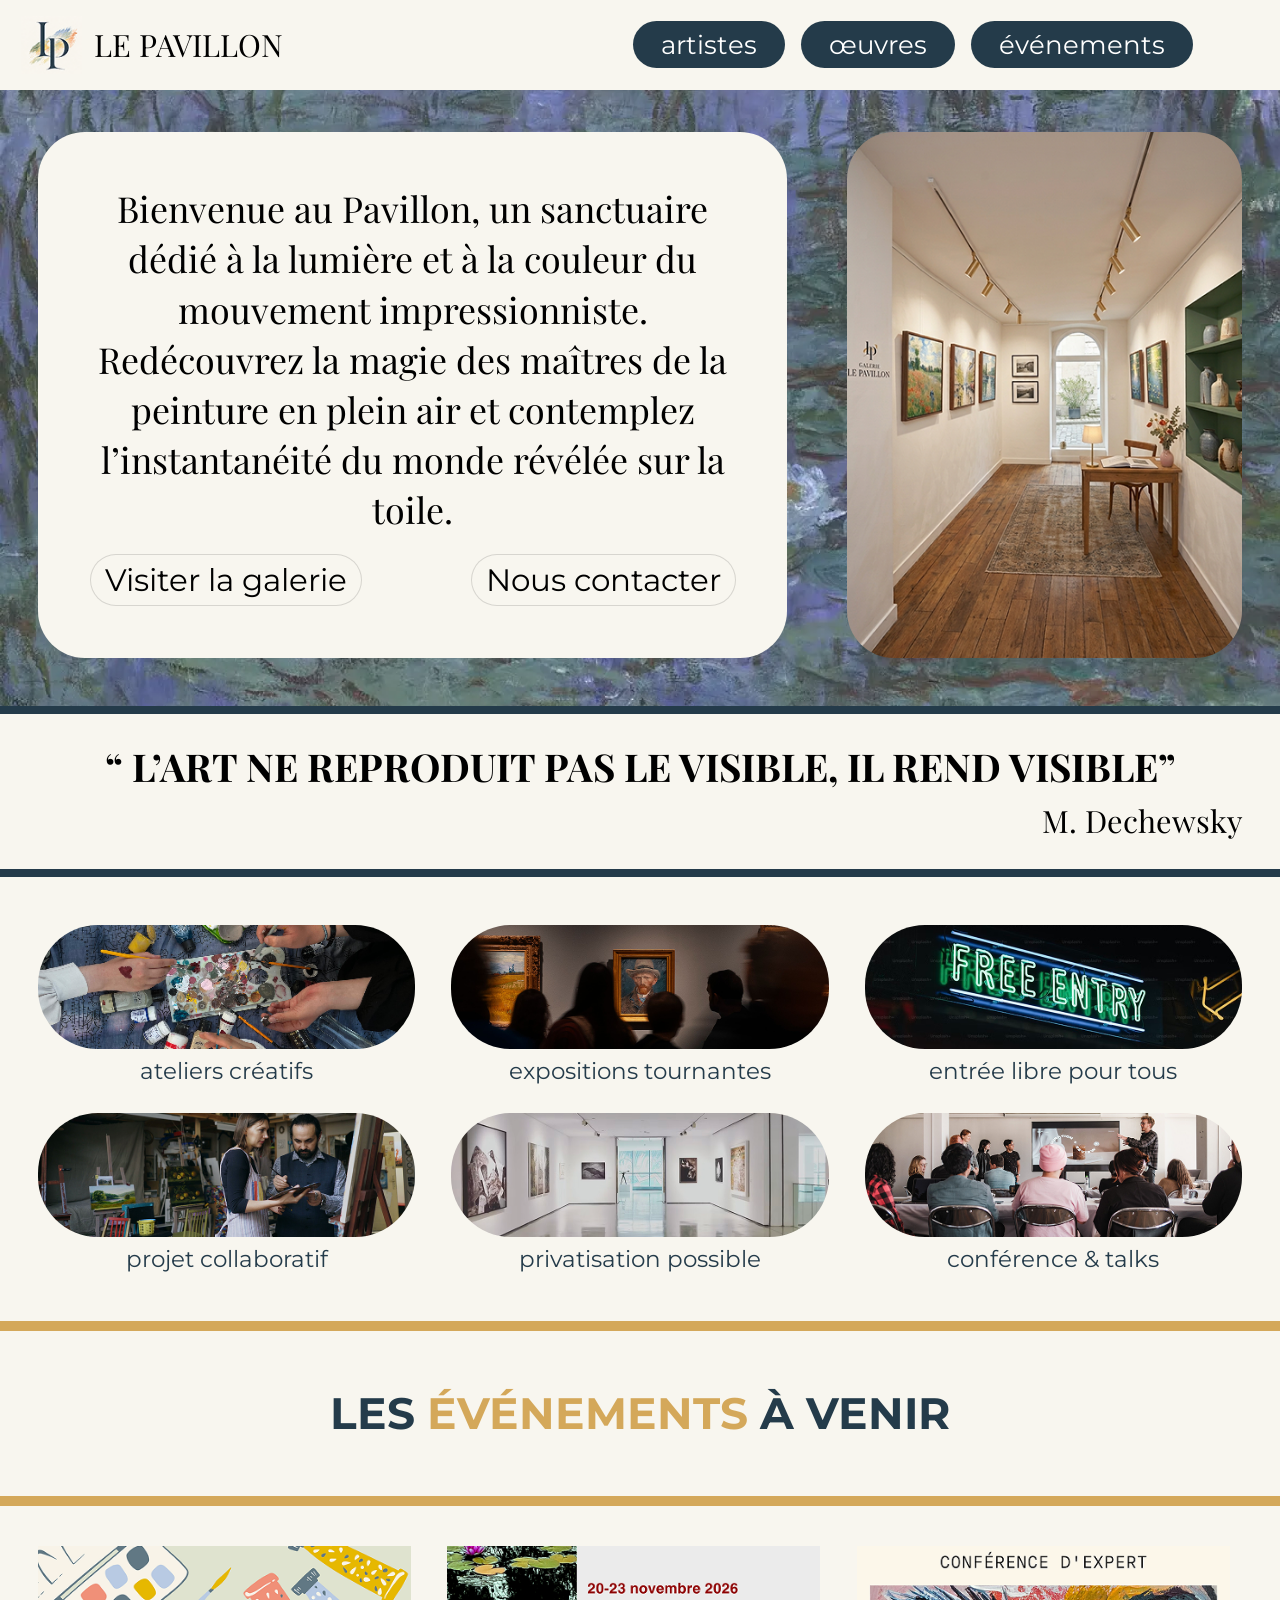
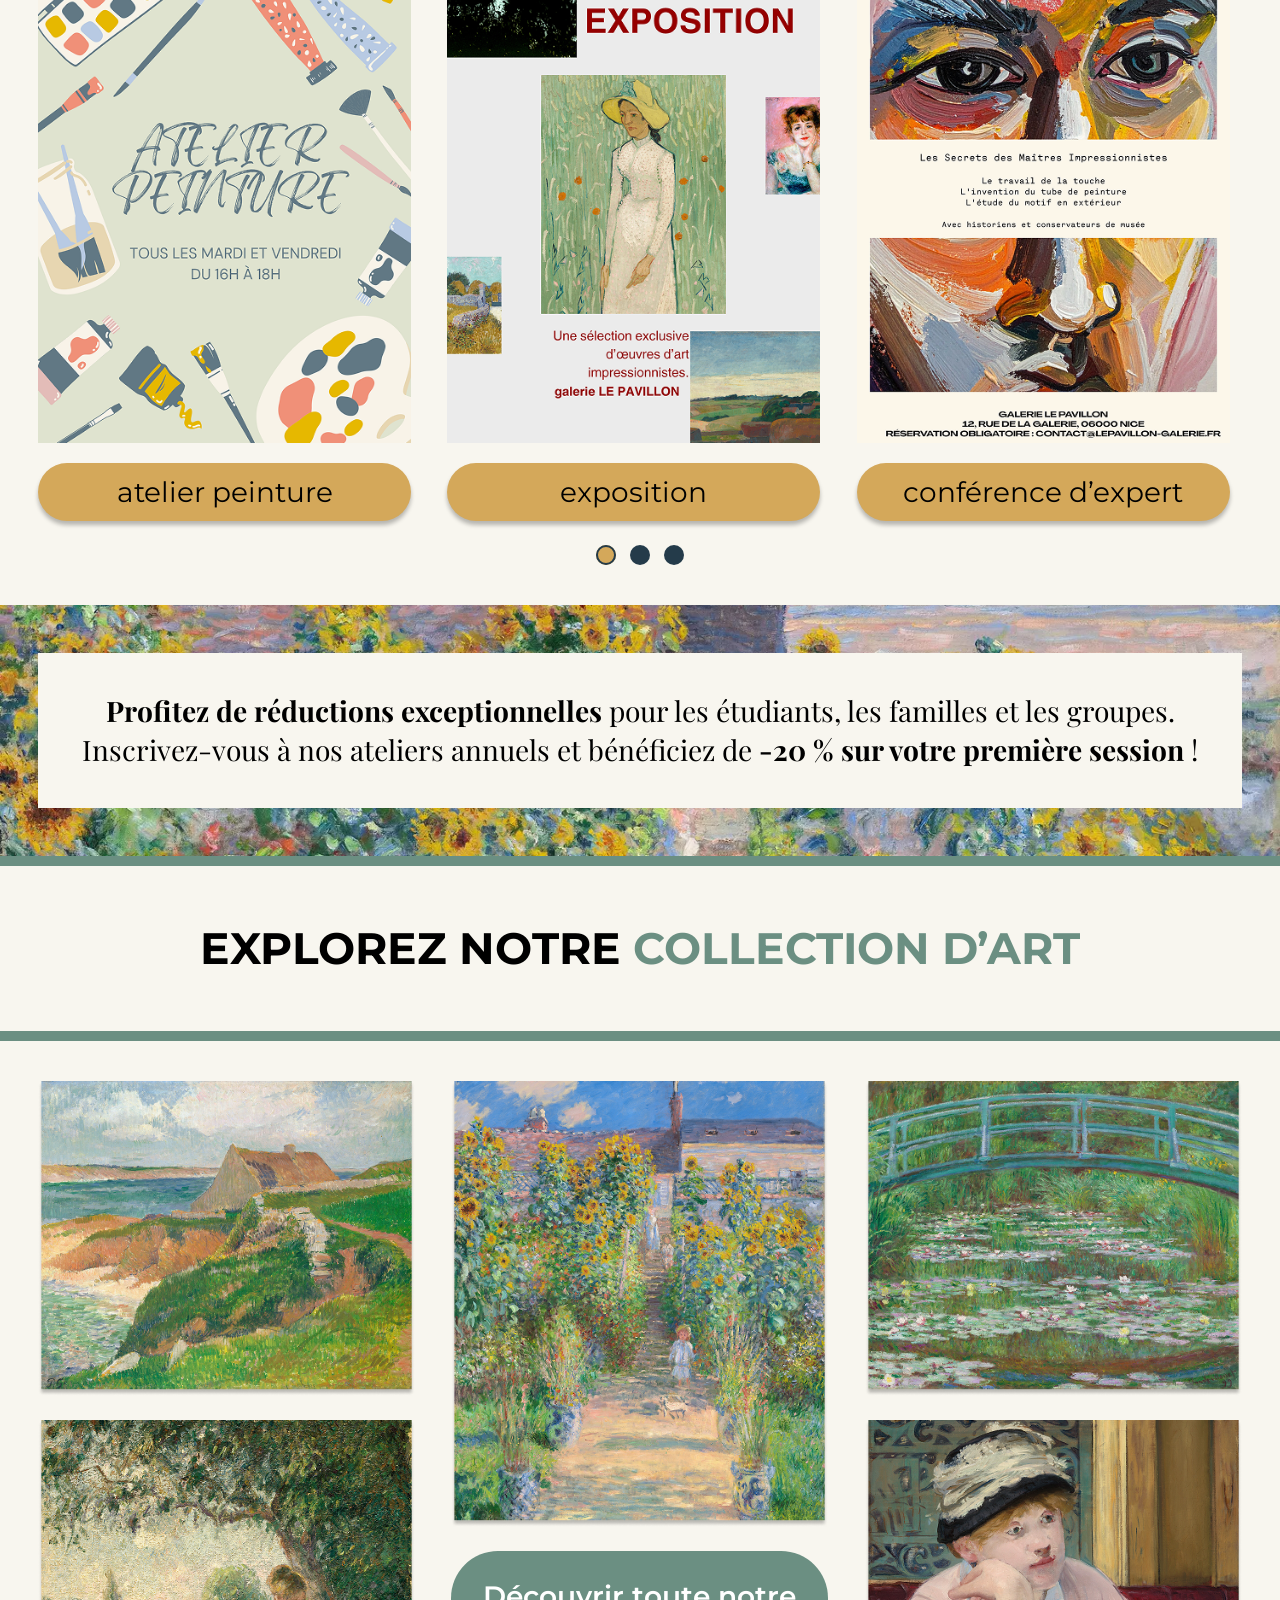
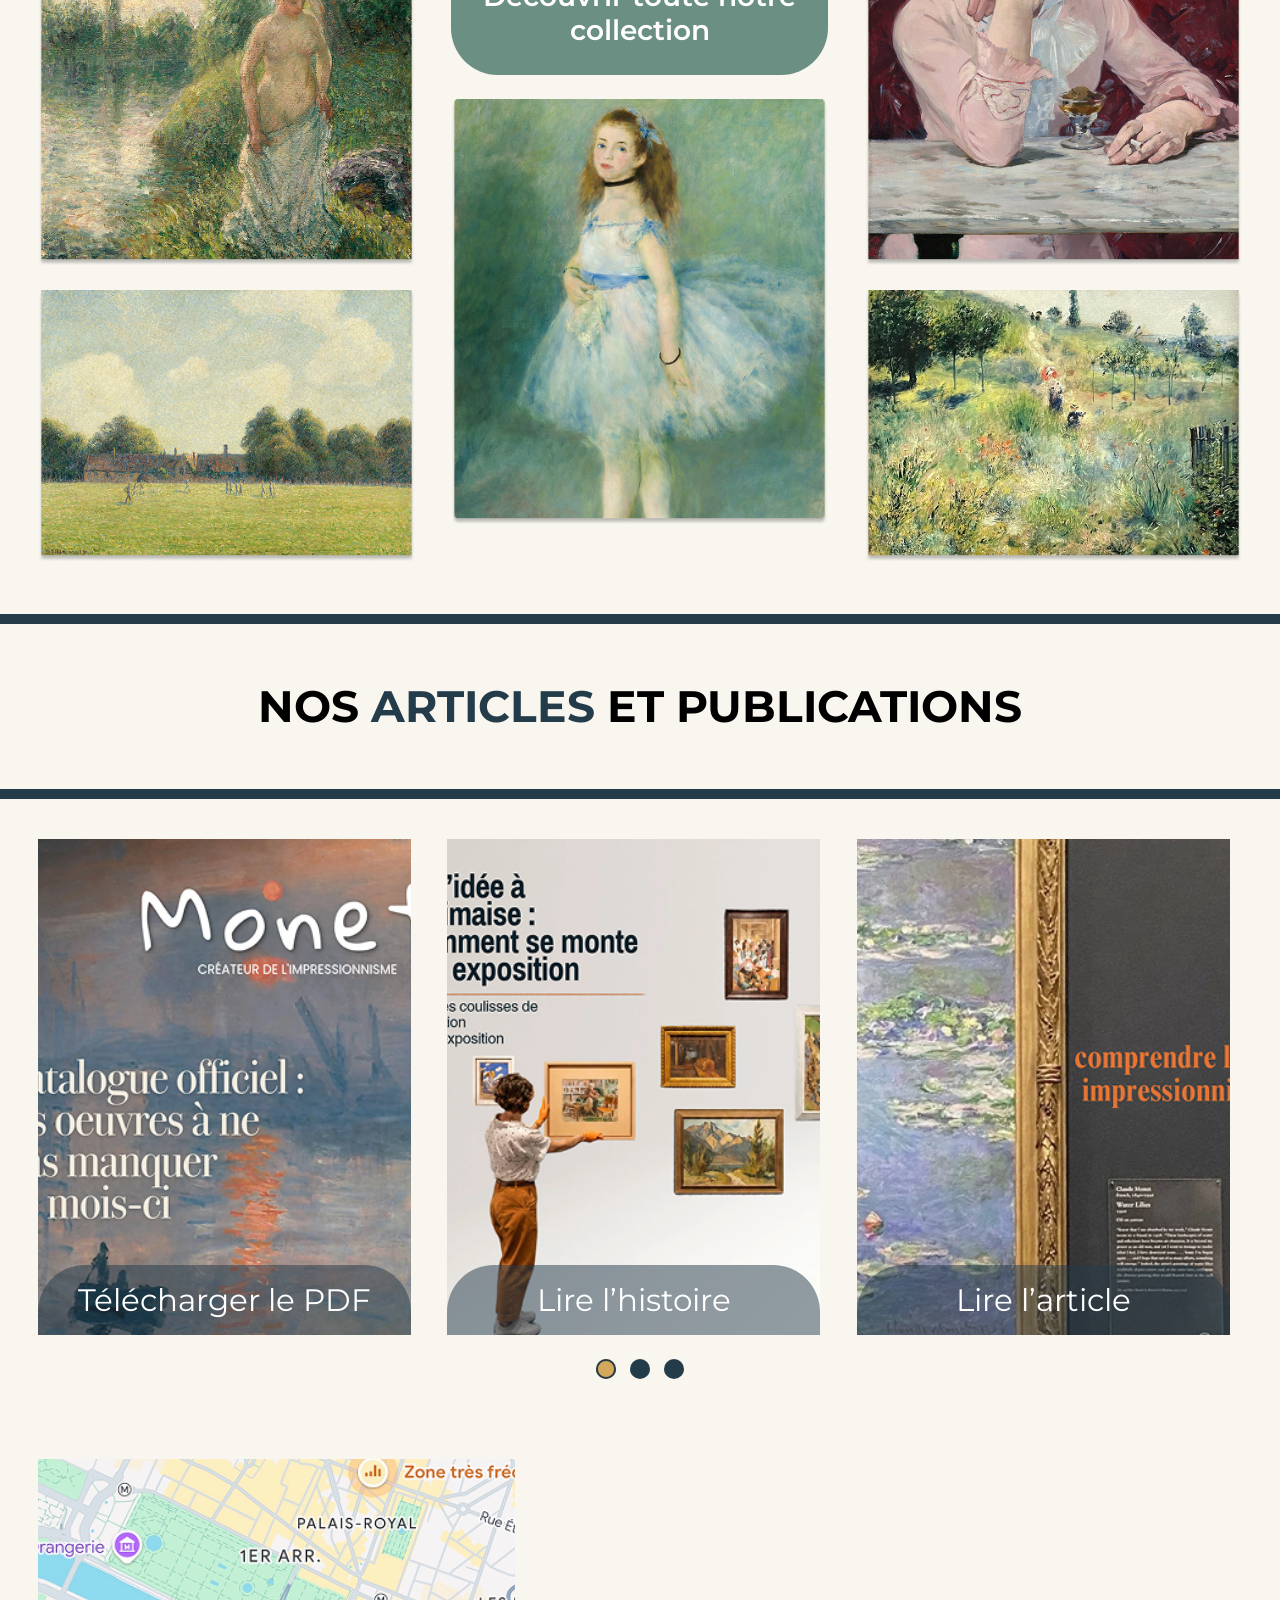
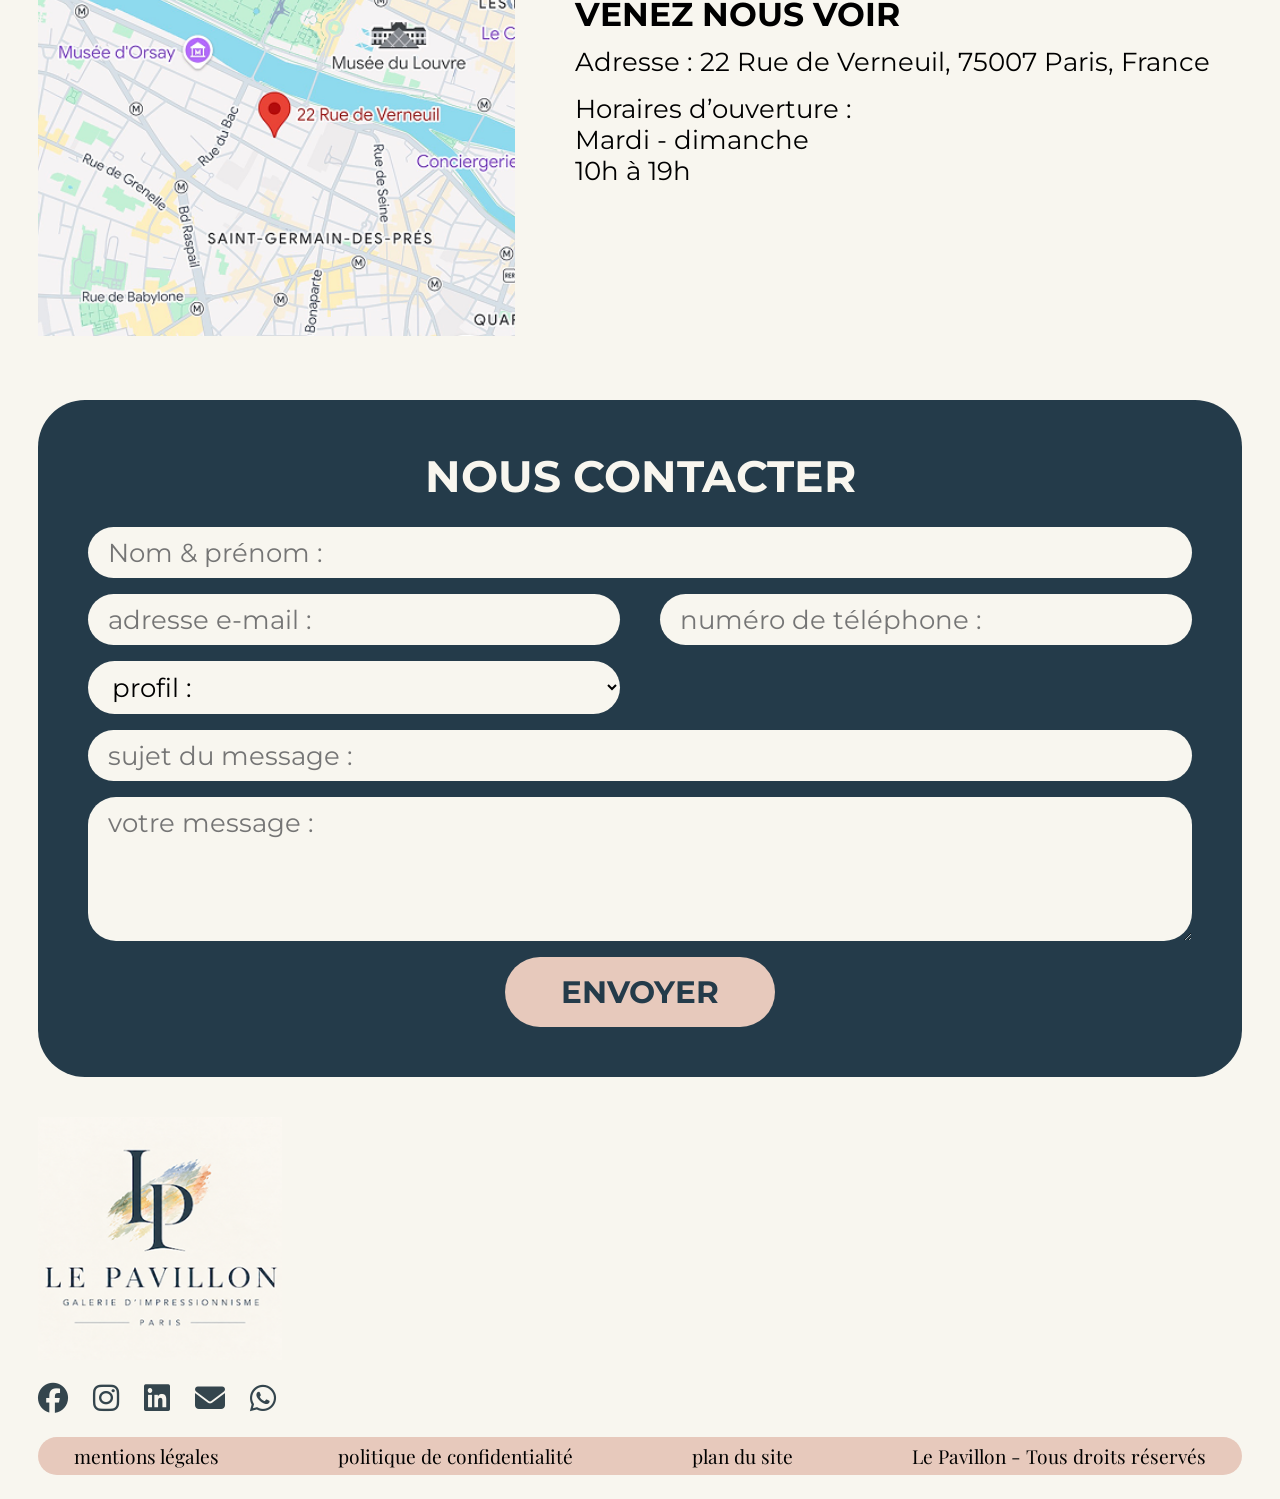
<file: index.html>
<!DOCTYPE html>
<html lang="fr">
  <link rel="stylesheet" href="https://cdnjs.cloudflare.com/ajax/libs/font-awesome/6.5.2/css/all.min.css"><head>
<meta charset="utf-8">
<meta name="viewport" content="width=device-width, initial-scale=1">
<title>Le Pavillon – Galerie d’impressionnisme</title>
<meta name="description"
content="Découvrez Le Pavillon, une galerie dédiée à l'impressionnisme, ses artistes, ses œuvres et ses événements.">
<link rel="preconnect" href="https://fonts.googleapis.com">
<link rel="preconnect" href="https://fonts.gstatic.com" crossorigin>
<link href="https://fonts.googleapis.com/css2?family=Montserrat:wght@400;500;600;700&family=Playfair+Display:wght@400;600;700&display=swap" rel="stylesheet">
<link rel="stylesheet" href="css/style.css">
</head>
<body>

<nav class="navbar" aria-label="Navigation principale">
  <div class="navbar-content">
    <a class="navbar-brand" href="#accueil"><img src="img/image-2.png" alt="Logo Le Pavillon"><span>LE PAVILLON</span></a>
    <div class="navbar-links">
      <a href="artistes.html">artistes</a>
      <a href="#oeuvres">œuvres</a>
      <a href="#evenements">événements</a>
    </div>
    <button class="navbar-menu" type="button" aria-label="Ouvrir le menu" aria-expanded="false" aria-controls="navbar-dropdown"><span></span><span></span><span></span></button>
  </div>
  <div class="navbar-dropdown" id="navbar-dropdown">
    <a href="#accueil">accueil</a>
    <a href="artistes.html">artistes</a>
    <a href="#oeuvres">œuvres</a>
    <a href="#evenements">événements</a>
    <a href="#contact">contact</a>
  </div>
</nav>

<main id="accueil">

  <section class="hero">
    <div class="hero-card">
    <p>Bienvenue au Pavillon, un sanctuaire dédié à la lumière et à la couleur du mouvement impressionniste. Redécouvrez la magie des maîtres de la peinture en plein air et contemplez l’instantanéité du monde révélée sur la toile.</p>
      <div class="hero-btns">
        <a href="#adresse" class="pill">Visiter la galerie</a>
        <a href="#contact" class="pill">Nous contacter</a>
      </div>
    </div>
    <img class="hero-photo" src="img/Rectangle%2019.png" alt="Intérieur de la galerie">
  </section>

  <blockquote class="quote">
    <p>“ L’ART NE REPRODUIT PAS LE VISIBLE, IL REND VISIBLE”</p>
    <cite>M. Dechewsky</cite>
  </blockquote>

  <section class="features">
    <figure><img src="img/Rectangle%2095.png" alt="Atelier creatif"><figcaption>ateliers créatifs</figcaption></figure>
    <figure><img src="img/Rectangle%2098.png" alt="Expositions pivotante"><figcaption>expositions tournantes</figcaption></figure>
    <figure><img src="img/Rectangle%2097.png" alt="Entree libre"><figcaption>entrée libre pour tous</figcaption></figure>
    <figure><img src="img/Rectangle%2096.png" alt="projets co creatifs"><figcaption>projet collaboratif</figcaption></figure>
    <figure><img src="img/Rectangle%2094.png" alt="Espace privatisable"><figcaption>privatisation possible</figcaption></figure>
    <figure><img src="img/Rectangle%2099.png" alt="Echanges et discussions"><figcaption>conférence &amp; talks</figcaption></figure>
  </section>

  <section id="evenements" class="band gold">
    <h1><span class="dark">LES </span><span class="gold-txt">ÉVÉNEMENTS</span><span class="dark"> À VENIR</span></h1>
  </section>
  <div class="carousel events">
    <figure><img src="img/Rectangle%203.png" alt="Atelier peinture"><figcaption class="tag">atelier peinture</figcaption></figure>
    <figure><img src="img/Rectangle%207.png" alt="Exposition"><figcaption class="tag">exposition</figcaption></figure>
    <figure><img src="img/Rectangle%206.png" alt="Conférence d’expert"><figcaption class="tag">conférence d’expert</figcaption></figure>
  </div>

  <section class="promo">
    <p><b>Profitez de réductions exceptionnelles</b> pour les étudiants, les familles et les groupes. Inscrivez-vous à nos ateliers annuels et bénéficiez de <b>-20 % sur votre première session</b> !</p>
  </section>

  <section id="oeuvres" class="band green">
    <h2>EXPLOREZ NOTRE <span class="green-txt">COLLECTION D’ART</span></h2>
  </section>
  <div class="collection">
    <img src="img/Rectangle%2032.png" alt="Peinture maison prairie">
    <img src="img/Rectangle%2033.png" alt="Peinture femme nue">
    <img src="img/Rectangle%2038.png" alt="Peinture champs">
    <img src="img/Rectangle%2036.png" alt="Peinture champs de tournesols">
    <a href="#" class="btn-green">Découvrir toute notre collection</a>
    <img src="img/Rectangle%2039.png" alt="Peinture danseuse ballet">
    <img src="img/Rectangle%2037.png" alt="Peinture ponts">
    <img src="img/Rectangle%2035.png" alt="Peinture personnne seule">
    <img src="img/Rectangle%2040.png" alt="Peinture jardin d'olivier">
  </div>

  <section class="band navy">
    <h2>NOS <span class="navy-txt">ARTICLES</span> ET PUBLICATIONS</h2>
  </section>
  <div class="carousel articles">
    <figure><img src="img/Rectangle%2093.png" alt=""><a href="#" class="overlay">Télécharger le PDF</a></figure>
    <figure><img src="img/Rectangle%2045.png" alt=""><a href="#" class="overlay">Lire l’histoire</a></figure>
    <figure><img src="img/Rectangle%2046.png" alt=""><a href="#" class="overlay">Lire l’article</a></figure>
  </div>

  <section id="adresse" class="visit">
    <img src="img/IMG_5468-1.png" alt="Plan d’accès">
    <div>
      <h3>VENEZ NOUS VOIR</h3>
      <p>Adresse : 22 Rue de Verneuil, 75007 Paris, France</p>
      <p>Horaires d’ouverture :<br>Mardi - dimanche<br>10h à 19h</p>
    </div>
  </section>

  <section id="contact" class="contact">
    <h2>NOUS CONTACTER</h2>
    <form class="contact-form">
      <label class="sr" for="nom">Nom &amp; prénom</label>
      <input id="nom" name="nom" placeholder="Nom &amp; prénom :" required>
      <label class="sr" for="email">Adresse e-mail</label>
      <input id="email" name="email" type="email" placeholder="adresse e-mail :" required>
      <label class="sr" for="telephone">Numéro de téléphone</label>
      <input id="telephone" name="telephone" type="tel" placeholder="numéro de téléphone :">
      <label class="sr" for="profil">Profil</label>
      <select id="profil" name="profil">
        <option value="">profil :</option>
        <option>Particulier</option><option>Étudiant</option><option>Professionnel</option><option>Artiste</option>
      </select>
      <label class="sr" for="sujet">Sujet du message</label>
      <input id="sujet" name="sujet" placeholder="sujet du message :">
      <label class="sr" for="message">Message</label>
      <textarea id="message" name="message" rows="4" placeholder="votre message :" required></textarea>
      <button type="submit">ENVOYER</button>
    </form>
  </section>
</main>

<footer>
  <img class="logo" src="img/unnamed-1.png" alt="Le Pavillon – Galerie d’impressionnisme">
  <div class="icons">

    <a href="https://www.facebook.com/" target="_blank" aria-label="Facebook">
        <i class="fa-brands fa-facebook"></i>
    </a>

    <a href="https://www.instagram.com/" target="_blank" aria-label="Instagram">
        <i class="fa-brands fa-instagram"></i>
    </a>

    <a href="https://www.linkedin.com/" target="_blank" aria-label="LinkedIn">
        <i class="fa-brands fa-linkedin"></i>
    </a>

    <a href="https://mail.google.com/" target="_blank" aria-label="Gmail">
        <i class="fa-solid fa-envelope"></i>
    </a>

    <a href="https://web.whatsapp.com/" target="_blank" aria-label="WhatsApp">
        <i class="fa-brands fa-whatsapp"></i>
    </a>

</div>
  <div class="legal"><a href="#">mentions légales</a><a href="#">politique de confidentialité</a><a href="#">plan du site</a><span>Le Pavillon - Tous droits réservés</span></div>
</footer>
<script src="js/accueil.js"></script>
</body>
</html>
</file>
<file: css/style.css>
:root{--cream:#f8f6ef;--navy:#243b4a;--gold:#d4a85a;--green:#6b8f82;--rose:#e7c9bc;
--serif:"Playfair Display",Georgia,serif;--sans:"Montserrat",Helvetica,sans-serif}
*{box-sizing:border-box}
html{scroll-behavior:smooth;scroll-padding-top:90px} 
body{margin:0;background:var(--cream);color:#000;font-family:var(--sans);padding-top:84px}
img{display:block;max-width:100%}
a{color:inherit;text-decoration:none}
.sr{position:absolute;width:1px;height:1px;overflow:hidden;clip:rect(0 0 0 0)}
main{max-width:1440px;margin:0 auto}
h1,h2{font-weight:700;font-size:clamp(22px,3.4vw,48px);text-align:center;margin:0;color:#000}

/* NAVBAR */
.navbar{position:fixed;top:0;left:0;width:100%;z-index:1000;background:var(--cream)}
.navbar-content{max-width:1440px;margin:0 auto;padding:16px 21px;display:flex;align-items:center;gap:16px}
.navbar-brand{display:flex;align-items:center;gap:12px;font-family:var(--serif);font-size:clamp(16px,2.4vw,34px);margin-right:auto}
.navbar-brand img{height:clamp(34px,4.5vw,65px);width:auto}
.navbar-links{display:flex;gap:16px}
.navbar-links a{background:var(--navy);color:#fff;border-radius:47px;padding:8px 28px;font-size:clamp(12px,2vw,36px)}
.navbar-menu{background:none;border:0;padding:0;width:clamp(26px,4vw,50px);display:flex;flex-direction:column;gap:6px;cursor:pointer}
.navbar-menu span{height:clamp(5px,.8vw,12px);background:var(--navy);border-radius:47px;transition:transform .2s}
.navbar-menu.is-open span:nth-child(1){transform:translateY(12px) rotate(45deg)}
.navbar-menu.is-open span:nth-child(2){opacity:0}
.navbar-menu.is-open span:nth-child(3){transform:translateY(-12px) rotate(-45deg)}
.navbar-dropdown{display:none;flex-direction:column;background:var(--cream);border-top:1px solid var(--rose);padding:8px 21px 16px}
.navbar-dropdown.is-open{display:flex}
.navbar-dropdown a{padding:12px 0;font-size:20px;border-bottom:1px solid #0001}

/* HERO */
.hero{display:grid;grid-template-columns:1.9fr 1fr;gap:5%;align-items:center;padding:48px 3%;background-image:url('../img/image.webp');background-size:cover;background-position:center}
.hero-card{background:var(--cream);border-radius:47px;padding:clamp(18px,4vw,60px)}
.hero-card p{font-family:var(--serif);font-size:clamp(13px,2.8vw,40px);line-height:1.4;text-align:center;margin:0 0 20px}
.hero-btns{display:flex;gap:12px;flex-wrap:wrap;justify-content:space-between}
.pill{background:var(--cream);border:1px solid #0002;border-radius:47px;padding:6px 14px;font-size:clamp(11px,2.4vw,40px)}
.hero-photo{width:100%;aspect-ratio:3/4;object-fit:cover;border-radius:47px}

/* CITATION */
.quote{margin:0;padding:28px 3%;border-top:8px solid var(--navy);border-bottom:8px solid var(--navy)}
.quote p{margin:0;font-family:var(--serif);font-weight:700;font-size:clamp(16px,3vw,40px);line-height:1.3;text-align:center}
.quote cite{display:block;text-align:right;font-family:var(--serif);font-style:normal;font-size:clamp(14px,2.4vw,32px);margin-top:8px}

/* 6 ATOUTS */
.features{display:grid;grid-template-columns:repeat(3,1fr);gap:28px 3%;padding:48px 3%}
.features figure{margin:0;text-align:center}
.features img{width:100%;aspect-ratio:437/144;object-fit:cover;border-radius:60px}
.features figcaption{font-family:var(--serif);font-size:clamp(13px,1.8vw,24px);color:var(--navy);margin-top:8px;font-family:var(--sans)}

/* TITRES ENCADRÉS */
.band{padding:56px 3%;border-top:10px solid var(--navy);border-bottom:10px solid var(--navy)}
.band.gold{border-color:var(--gold)}.band.green{border-color:var(--green)}
.dark,.navy-txt{color:var(--navy)}.gold-txt{color:var(--gold)}.green-txt{color:var(--green)}
.band.green h2{max-width:900px;margin:auto}

/* CARROUSELS */
.carousel{display:flex;gap:3%;overflow-x:auto;scroll-snap-type:x mandatory;padding:40px 3% 12px;scrollbar-width:none}
.carousel::-webkit-scrollbar{display:none}
.carousel figure{margin:0;position:relative;flex:0 0 31%;scroll-snap-align:center}
.carousel img{width:100%;aspect-ratio:437/582;object-fit:cover}
.tag{background:var(--gold);border-radius:47px;box-shadow:0 4px 4px #0004;text-align:center;padding:12px 8px;margin-top:20px;font-size:clamp(13px,2.2vw,40px)}
.overlay{position:absolute;left:0;right:0;bottom:0;padding:16px 8px;text-align:center;color:#fff;background:#243b4a80;border-radius:47px 47px 0 0;font-size:clamp(14px,2.4vw,36px)}
.dots{display:flex;justify-content:center;gap:14px;padding:12px 0 40px}
.dots span{width:20px;height:20px;border-radius:50%;background:var(--navy)}
.dots span.on{background:var(--gold);box-shadow:0 0 0 2px var(--navy) inset}

/* PROMO */
.promo{background-image:url('../img/sunflowers.webp');background-size:cover;background-position:center;padding:48px 3%}
.promo p{margin:0;background:var(--cream);padding:clamp(14px,3vw,48px);font-family:var(--serif);font-size:clamp(12px,2.2vw,32px);text-align:center;line-height:1.4}

/* COLLECTION */
.collection{columns:3;column-gap:3%;padding:40px 3%}
.collection>*{break-inside:avoid;margin-bottom:24px;width:100%}
.collection img{height:auto}
.btn-green{display:block;background:var(--green);color:#fff;font-weight:600;text-align:center;border-radius:47px;padding:28px 20px;font-size:clamp(14px,2.2vw,32px)}

/* ADRESSE */
.visit{display:grid;grid-template-columns:1fr 1.4fr;gap:5%;align-items:center;padding:40px 3%}
.visit img{width:100%;aspect-ratio:1;object-fit:cover}
.visit h3{margin:0 0 12px;font-size:clamp(14px,2.6vw,40px)}
.visit p{margin:0 0 16px;font-size:clamp(11px,2vw,32px)}

/* CONTACT */
.contact{background:var(--navy);border-radius:47px;margin:24px 3% 40px;padding:clamp(20px,4vw,50px)}
.contact h2{color:var(--cream);margin-bottom:24px}
.contact-form{display:grid;grid-template-columns:1fr 1fr;gap:16px 40px}
.contact-form input,.contact-form select,.contact-form textarea{width:100%;background:var(--cream);border:0;border-radius:47px;padding:10px 20px;font:inherit;font-size:clamp(13px,2vw,28px);color:#000}
.contact-form #nom,.contact-form #sujet,.contact-form textarea,.contact-form button{grid-column:1/-1}
.contact-form textarea{border-radius:28px;resize:vertical}
.contact-form button{justify-self:center;background:var(--rose);color:var(--navy);border:0;border-radius:47px;padding:16px 56px;font:700 clamp(14px,2.4vw,40px) var(--sans);cursor:pointer}
.contact-form :focus-visible,.navbar a:focus-visible{outline:3px solid var(--gold);outline-offset:2px}

/* FOOTER */
footer{max-width:1440px;margin:0 auto;padding:0 3% 24px;display:grid;justify-items:start;gap:20px}
footer .logo{width:clamp(110px,19vw,267px)}
.icons {
    display: flex;
    align-items: center;
    gap: 25px;
}

.icons a {
    font-size: 30px;
    color: #34454d;
    text-decoration: none;
    transition: 0.3s;
}

.icons a:hover {
    transform: scale(1.15);
    color: #b99a8b;
}
.legal{width:100%;display:flex;flex-wrap:wrap;justify-content:space-between;gap:8px;background:var(--rose);border-radius:47px;padding:6px 3%;font-family:var(--serif);font-size:clamp(9px,1.5vw,20px)}

/* MOBILE */
@media (max-width:768px){
  .navbar-links a{padding:6px 18px}
  .features{grid-template-columns:repeat(2,1fr);gap:20px 4%;padding:32px 4%}
  .features img{border-radius:40px}
  .carousel figure{flex-basis:72%}
  .collection{columns:2}
  .band{padding:28px 4%;border-width:5px}
  .dots span{width:16px;height:16px}
  .contact-form{grid-template-columns:1fr}
}
@media (max-width:480px){
  .navbar-links a:nth-child(3){display:none}
  .hero{gap:3%;padding:32px 3%}
  .hero-card{border-radius:28px}
  .hero-photo{border-radius:28px}
  .contact{border-radius:36px;margin:24px 3%}
}
@media (prefers-reduced-motion:reduce){html{scroll-behavior:auto}}

@media (max-width: 1100px) {
  .navbar-links a[href="#evenements"] {
    display: none;
  }
}
</file>
